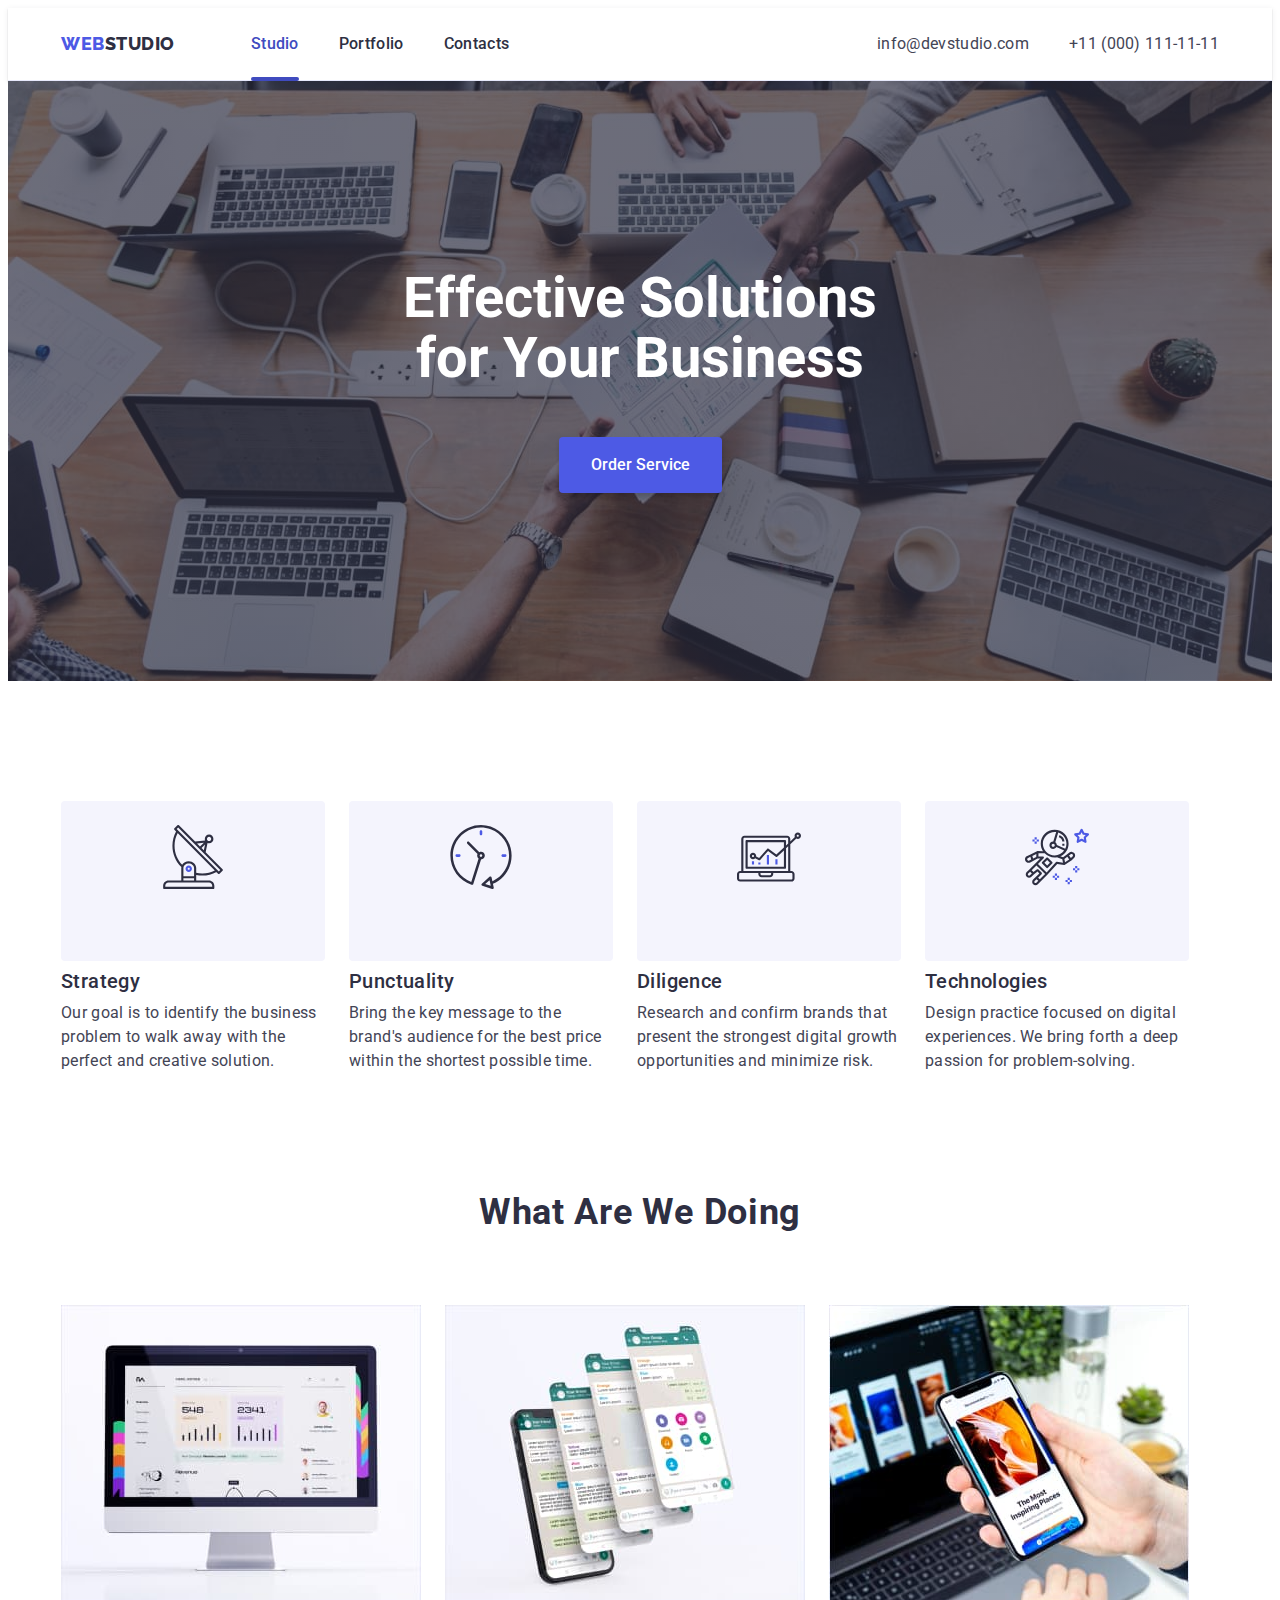
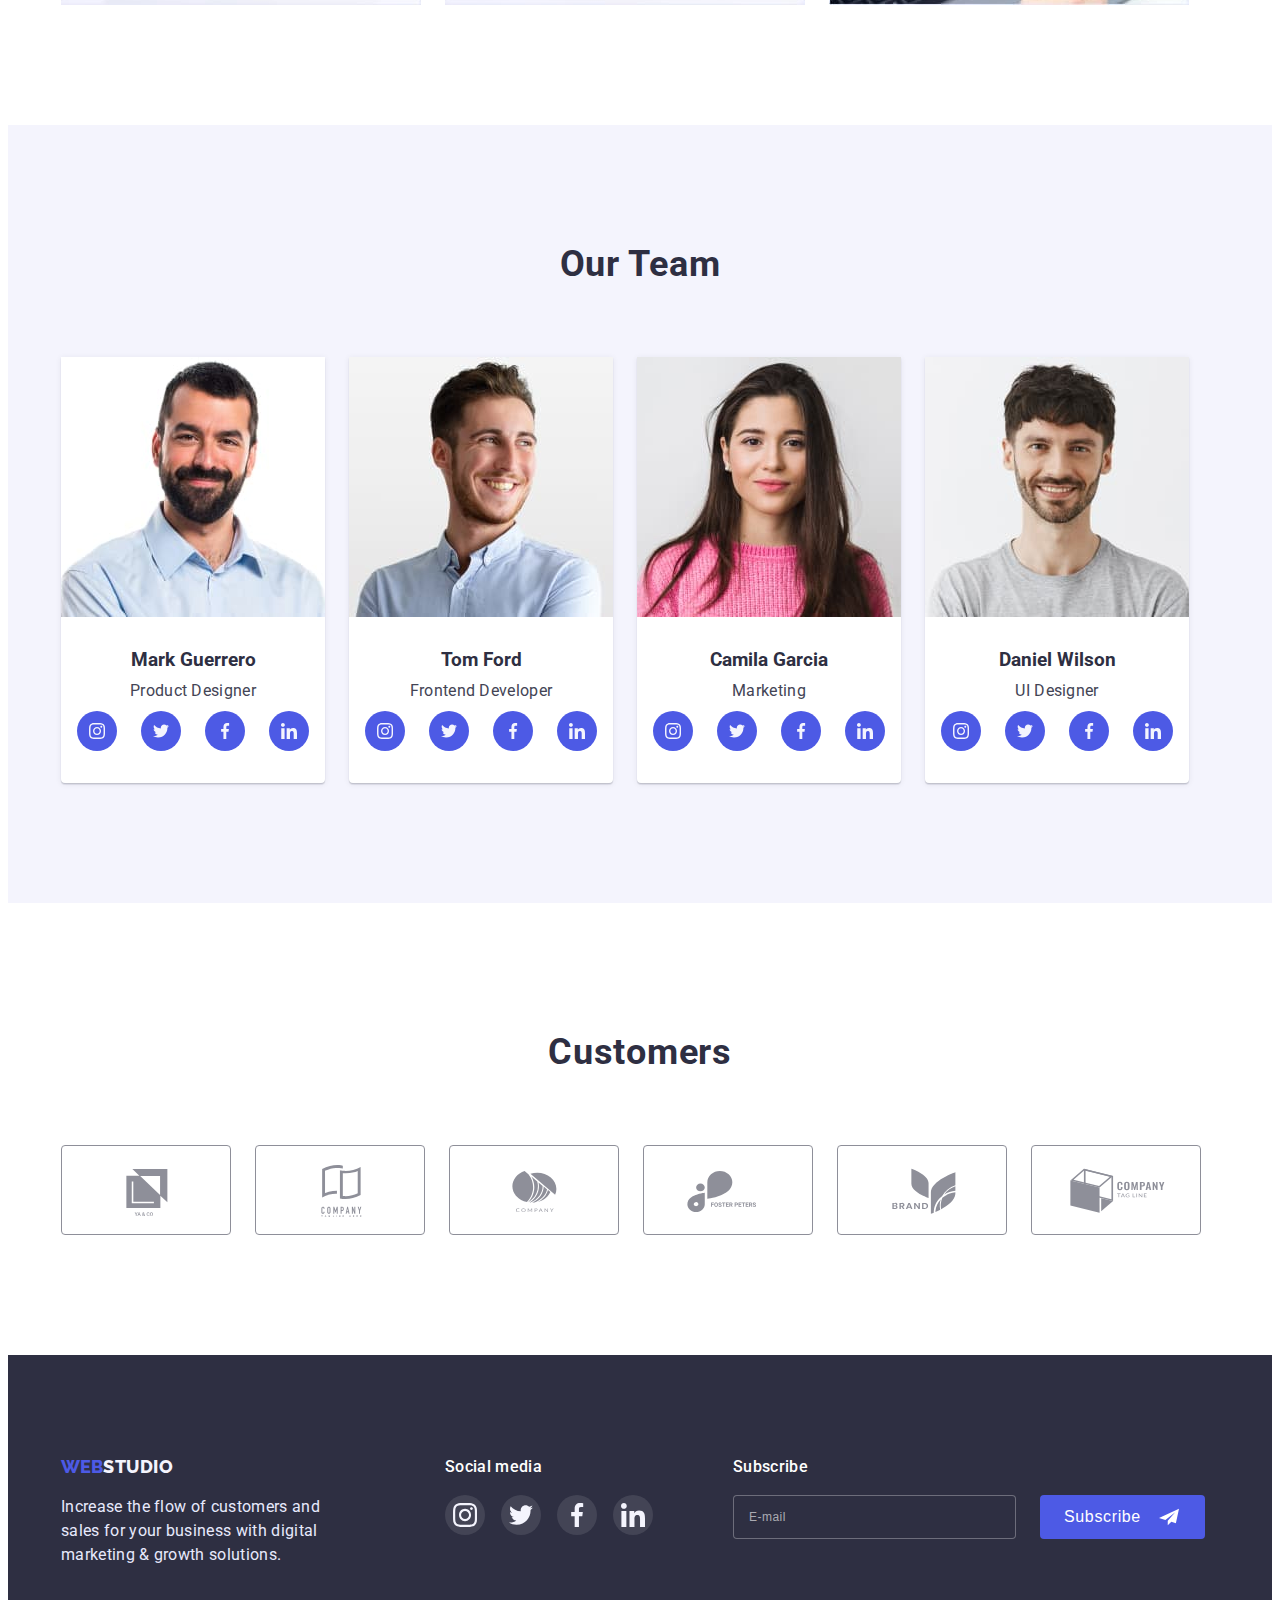
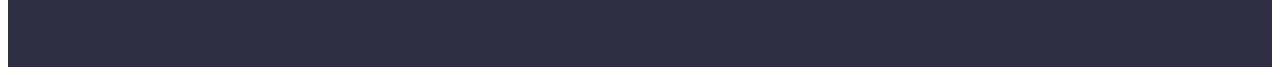
<file: index.html>
<!DOCTYPE html>
<html lang="en">
  <head>
    <meta charset="UTF-8" />
    <meta http-equiv="X-UA-Compatible" content="IE=edge" />
    <meta name="viewport" content="width=device-width, initial-scale=1.0" />
    <link rel="preconnect" href="https://fonts.googleapis.com" />
    <link rel="preconnect" href="https://fonts.gstatic.com" crossorigin />
    <link
      href="https://fonts.googleapis.com/css2?family=Raleway:wght@800&family=Roboto:wght@400;500;700;900&display=swap"
      rel="stylesheet" />
    <link
      rel="stylesheet"
      href="https://cdnjs.cloudflare.com/ajax/libs/modern-normalize/1.1.0/modern-normalize.min.css"
      integrity="sha512-wpPYUAdjBVSE4KJnH1VR1HeZfpl1ub8YT/NKx4PuQ5NmX2tKuGu6U/JRp5y+Y8XG2tV+wKQpNHVUX03MfMFn9Q=="
      crossorigin="anonymous"
      referrerpolicy="no-referrer" />
    <link rel="stylesheet" href="./css/styles.css" />
    <title>Студія</title>
  </head>
  <body>
    <header class="header-basic">
      <div class="header-section container">
        <!-- nav block -->
        <a href="./index.html" class="logo-web">Web<span class="logo-studio-color">Studio</span></a>
        <nav>
          <ul class="header-list">
            <li class="item">
              <a href="./index.html" class="header-link current">Studio</a>
            </li>
            <li class="item">
              <a href="./portfolio.html" class="header-link">Portfolio</a>
            </li>
            <li class="item">
              <a href="" class="header-link">Contacts</a>
            </li>
          </ul>
        </nav>
        <address class="header-contacts">
          <ul class="adress-list">
            <li class="item">
              <a href="mailto:info@devstudio.com" class="adress-link">info@devstudio.com</a>
            </li>
            <li class="item">
              <a href="tel:+110001111111" class="adress-link">+11 (000) 111-11-11</a>
            </li>
          </ul>
        </address>
      </div>
      <!-- Address block -->
    </header>
    <main>
      <!-- hero section -->
      <section class="hero-section">
        <div class="overlay">
          <h1 class="hero-title">Effective Solutions for Your Business</h1>
          <button type="button" class="order-button" data-modal-open>Order Service</button>
        </div>
      </section>

      <!-- main section -->
      <section class="advantage-section section">
        <div class="main container">
          <h2 class="visually-hidden">advantage</h2>
          <ul class="main-list">
            <li class="list-item">
              <div class="thumb">
                <svg height="64px" width="64px">
                  <use href="./images/icons.svg#icon-antenna"></use>
                </svg>
              </div>
              <h3 class="list-title">Strategy</h3>
              <p class="article-text">
                Our goal is to identify the business problem to walk away with the perfect and
                creative solution.
              </p>
            </li>
            <li class="list-item">
              <div class="thumb">
                <svg height="64px" width="64px">
                  <use href="./images/icons.svg#icon-clock"></use>
                </svg>
              </div>
              <h3 class="list-title">Punctuality</h3>
              <p class="article-text">
                Bring the key message to the brand's audience for the best price within the shortest
                possible time.
              </p>
            </li>
            <li class="list-item">
              <div class="thumb">
                <svg height="64px" width="64px">
                  <use href="./images/icons.svg#icon-diagram"></use>
                </svg>
              </div>
              <h3 class="list-title">Diligence</h3>
              <p class="article-text">
                Research and confirm brands that present the strongest digital growth opportunities
                and minimize risk.
              </p>
            </li>
            <li class="list-item">
              <div class="thumb">
                <svg height="64px" width="64px">
                  <use href="./images/icons.svg#icon-astronaut"></use>
                </svg>
              </div>
              <h3 class="list-title">Technologies</h3>
              <p class="article-text">
                Design practice focused on digital experiences. We bring forth a deep passion for
                problem-solving.
              </p>
            </li>
          </ul>
        </div>
      </section>
      <!-- </section> -->
      <!-- <section class="examples-section"> -->
      <section class="examples-section">
        <div class="examples container">
          <h2 class="examples-section-title">What are we doing</h2>
          <ul class="examples-list">
            <li class="item">
              <img src="./images/desktop.jpg" alt="desktop" width="360" class="examples-images" />
            </li>
            <li class="item">
              <img src="./images/mobile.jpg" alt="mobile" width="360" class="examples-images" />
            </li>
            <li class="item">
              <img src="./images/blended.jpg" alt="blended" width="360" class="examples-images" />
            </li>
          </ul>
        </div>
      </section>
      <!-- OUR TEAM SECTION -->
      <section class="section-our-team">
        <div class="container">
          <h2 class="team-title">Our Team</h2>
          <ul class="team-list">
            <li class="team-items">
              <img
                src="./images/mark-guerrero.jpg"
                alt="photo-Mark-Guerrero"
                width="264"
                class="team-image" />
              <h3 class="card-title">Mark Guerrero</h3>
              <p class="card-text">Product Designer</p>
              <ul class="social-list">
                <li class="social-item">
                  <a href="#" class="social-icon">
                    <svg class="icon-instagram" width="16px" height="16px">
                      <use href="./images/icons.svg#icon-instagram"></use>
                    </svg>
                  </a>
                </li>
                <li class="social-item">
                  <a href="" class="social-icon">
                    <svg class="icon-twitter" width="16px" height="16px">
                      <use href="./images/icons.svg#icon-twitter"></use>
                    </svg>
                  </a>
                </li>
                <li class="social-item">
                  <a href="" class="social-icon">
                    <svg class="icon-facebook" width="16px" height="16px">
                      <use href="./images/icons.svg#icon-facebook"></use>
                    </svg>
                  </a>
                </li>
                <li class="social-item">
                  <a href="" class="social-icon">
                    <svg class="icon-linkedin" width="16px" height="16px">
                      <use href="./images/icons.svg#icon-linkedin"></use>
                    </svg>
                  </a>
                </li>
              </ul>
            </li>
            <li class="team-items">
              <img
                src="./images/tom-ford.jpg"
                alt="photo-tom-ford"
                width="264"
                class="team-image" />
              <h3 class="card-title">Tom Ford</h3>
              <p class="card-text">Frontend Developer</p>
              <ul class="social-list">
                <li class="social-item">
                  <a href="#" class="social-icon">
                    <svg class="icon-instagram" width="16px" height="16px">
                      <use href="./images/icons.svg#icon-instagram"></use>
                    </svg>
                  </a>
                </li>
                <li class="social-item">
                  <a href="" class="social-icon">
                    <svg class="icon-twitter" width="16px" height="16px">
                      <use href="./images/icons.svg#icon-twitter"></use>
                    </svg>
                  </a>
                </li>
                <li class="social-item">
                  <a href="" class="social-icon">
                    <svg class="icon-facebook" width="16px" height="16px">
                      <use href="./images/icons.svg#icon-facebook"></use>
                    </svg>
                  </a>
                </li>
                <li class="social-item">
                  <a href="" class="social-icon">
                    <svg class="icon-linkedin" width="16px" height="16px">
                      <use href="./images/icons.svg#icon-linkedin"></use>
                    </svg>
                  </a>
                </li>
              </ul>
            </li>
            <li class="team-items">
              <img
                src="./images/camila-garcia.jpg"
                alt="photo-Camila Garcia"
                width="264"
                class="team-image" />
              <h3 class="card-title">Camila Garcia</h3>
              <p class="card-text">Marketing</p>
              <ul class="social-list">
                <li class="social-item">
                  <a href="#" class="social-icon">
                    <svg class="icon-instagram" width="16px" height="16px">
                      <use href="./images/icons.svg#icon-instagram"></use>
                    </svg>
                  </a>
                </li>
                <li class="social-item">
                  <a href="" class="social-icon">
                    <svg class="icon-twitter" width="16px" height="16px">
                      <use href="./images/icons.svg#icon-twitter"></use>
                    </svg>
                  </a>
                </li>
                <li class="social-item">
                  <a href="" class="social-icon">
                    <svg class="icon-facebook" width="16px" height="16px">
                      <use href="./images/icons.svg#icon-facebook"></use>
                    </svg>
                  </a>
                </li>
                <li class="social-item">
                  <a href="" class="social-icon">
                    <svg class="icon-linkedin" width="16px" height="16px">
                      <use href="./images/icons.svg#icon-linkedin"></use>
                    </svg>
                  </a>
                </li>
              </ul>
            </li>
            <li class="team-items">
              <img
                src="./images/daniel-wilson.jpg"
                alt="photo-Daniel Wilson"
                width="264"
                class="team-image" />
              <h3 class="card-title">Daniel Wilson</h3>
              <p class="card-text">UI Designer</p>
              <ul class="social-list">
                <li class="social-item">
                  <a href="#" class="social-icon">
                    <svg class="icon-instagram" width="16px" height="16px">
                      <use href="./images/icons.svg#icon-instagram"></use>
                    </svg>
                  </a>
                </li>
                <li class="social-item">
                  <a href="" class="social-icon">
                    <svg class="icon-twitter" width="16px" height="16px">
                      <use href="./images/icons.svg#icon-twitter"></use>
                    </svg>
                  </a>
                </li>
                <li class="social-item">
                  <a href="" class="social-icon">
                    <svg class="icon-facebook" width="16px" height="16px">
                      <use href="./images/icons.svg#icon-facebook"></use>
                    </svg>
                  </a>
                </li>
                <li class="social-item">
                  <a href="" class="social-icon">
                    <svg class="icon-linkedin" width="16px" height="16px">
                      <use href="./images/icons.svg#icon-linkedin"></use>
                    </svg>
                  </a>
                </li>
              </ul>
            </li>
          </ul>
        </div>
      </section>
      <!-- Customers section -->
      <section class="customers-section">
        <div class="container">
          <h2 class="customers-tittle">Customers</h2>
          <ul class="customers-list">
            <li class="customers-item">
              <a href="#" class="customers-link">
                <svg class="customer-icon" width="104px" height="56px">
                  <use href="./images/icons.svg#icon-ya-co"></use>
                </svg>
              </a>
            </li>
            <li class="customers-item">
              <a href="#" class="customers-link">
                <svg class="customer-icon" width="104px" height="56px">
                  <use href="./images/icons.svg#icon-company-th"></use>
                </svg>
              </a>
            </li>
            <li class="customers-item">
              <a href="" class="customers-link">
                <svg class="customer-icon" width="104px" height="56px">
                  <use href="./images/icons.svg#icon-company"></use>
                </svg>
              </a>
            </li>
            <li class="customers-item">
              <a href="" class="customers-link">
                <svg class="customer-icon" width="104px" height="56px">
                  <use href="./images/icons.svg#icon-foster-peters"></use>
                </svg>
              </a>
            </li>
            <li class="customers-item">
              <a href="" class="customers-link">
                <svg class="customer-icon" width="104px" height="56px">
                  <use href="./images/icons.svg#icon-brand"></use>
                </svg>
              </a>
            </li>
            <li class="customers-item">
              <a href="" class="customers-link">
                <svg class="customer-icon" width="104px" height="56px">
                  <use href="./images/icons.svg#icon-company-tag-line"></use>
                </svg>
              </a>
            </li>
          </ul>
        </div>
      </section>
    </main>
    <footer>
      <section class="footer-section">
        <div class="footer-container container">
          <div class="footer-customer-sales">
            <a href="./index.html" class="footer-logo"
              >Web<span class="footer-logo-studio-color">Studio</span></a
            >
            <p class="footer-text">
              Increase the flow of customers and sales for your business with digital marketing &
              growth solutions.
            </p>
          </div>
          <div class="footer-social-media">
            <h3 class="footer-social-tittle">Social media</h3>
            <ul class="footer-social-list">
              <li class="footer-social-item">
                <a href="#" class="footer-social-icon">
                  <svg class="icon-instagram" width="24px" height="24px">
                    <use href="./images/icons.svg#icon-instagram"></use>
                  </svg>
                </a>
              </li>
              <li class="footer-social-item">
                <a href="" class="footer-social-icon">
                  <svg class="icon-twitter" width="24px" height="24px">
                    <use href="./images/icons.svg#icon-twitter"></use>
                  </svg>
                </a>
              </li>
              <li class="footer-social-item">
                <a href="" class="footer-social-icon">
                  <svg class="icon-facebook" width="24px" height="24px">
                    <use href="./images/icons.svg#icon-facebook"></use>
                  </svg>
                </a>
              </li>
              <li class="footer-social-item">
                <a href="" class="footer-social-icon">
                  <svg class="icon-linkedin" width="24px" height="24px">
                    <use href="./images/icons.svg#icon-linkedin"></use>
                  </svg>
                </a>
              </li>
            </ul>
          </div>

          <div class="footer-form">
            <p class="footer-form-title">Subscribe</p>
            <form class="footer-form-subscribe" name="form-subscribe" autocomplete="on" novalidate>
              <input
                class="subscribe-input"
                type="email"
                name="subscribe-email"
                placeholder="E-mail" />

              <button class="subscribe-button" type="submit">
                Subscribe
                <svg class="subscribe-icon" width="24px" height="20px">
                  <use href="./images/icons.svg#icon-send"></use>
                </svg>
              </button>
            </form>
          </div>
        </div>
      </section>
    </footer>
    <div class="backdrop is-hidden" data-modal>
      <div class="modal">
        <button type="button" class="modal-close" data-modal-close>
          <svg class="icon-close" width="8px" height="8px">
            <use href="./images/icons.svg#icon-close"></use>
          </svg>
        </button>

        <p class="form-title">Leave your contacts and we will call you back</p>
        <form>
          <label class="label-name" for="user-name">Name</label>
          <div class="modal-form">
            <input class="modal-input" type="text" name="name" id="user-name" />
            <svg class="icon-input" width="18px" height="24px">
              <use href="./images/icons.svg#icon-person"></use>
            </svg>
          </div>
          <label class="label-name" for="user-phone">Phone</label>
          <div class="modal-form">
            <input class="modal-input" type="tel" name="phone" id="user-phone" />
            <svg class="icon-input" width="18px" height="24px">
              <use href="./images/icons.svg#icon-phone"></use>
            </svg>
          </div>
          <label class="label-name" for="user-email">Email</label>
          <div class="modal-form">
            <input class="modal-input" type="text" name="Email" id="user-email" />
            <svg class="icon-input" width="18px" height="24px">
              <use href="./images/icons.svg#icon-email"></use>
            </svg>
          </div>
          <label class="label-name" for="comment-place"> Comment</label>
          <textarea
            class="comment-form"
            name="Comment"
            id="comment-place"
            placeholder="Text input"></textarea>
          <div class="checkbox-form">
            <input
              class="checkbox-input"
              type="checkbox"
              id="privacy-policy"
              name="privacy-policy"
              required />
            <span class="checkbox-icon"> </span>
            <label class="checkbox-label" for="privacy-policy">
              I accept the terms and conditions of the
              <a href="" class="checkbox-link">Privacy Policy</a>
            </label>
          </div>

          <button class="modal-button" type="submit">Send</button>
        </form>
      </div>
    </div>
    <script src="./js/modal.js"></script>
  </body>
</html>
</file>
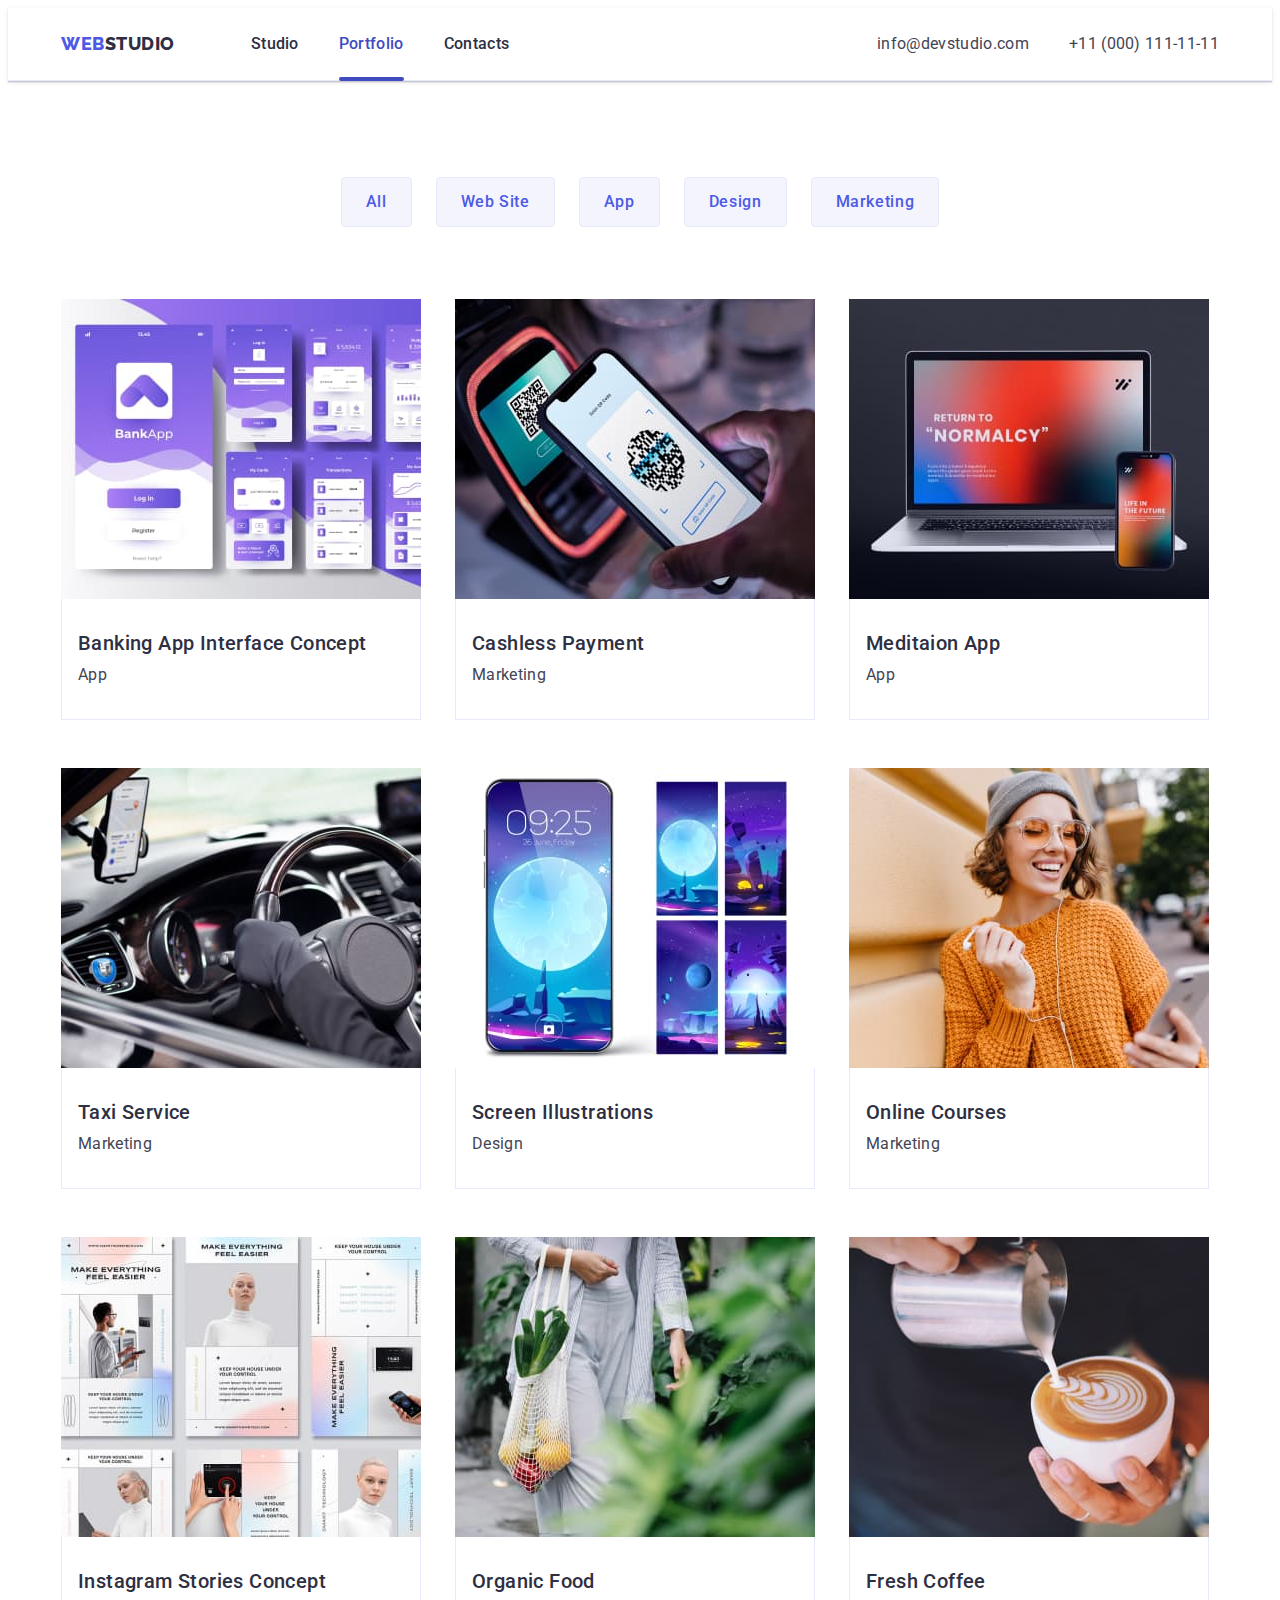
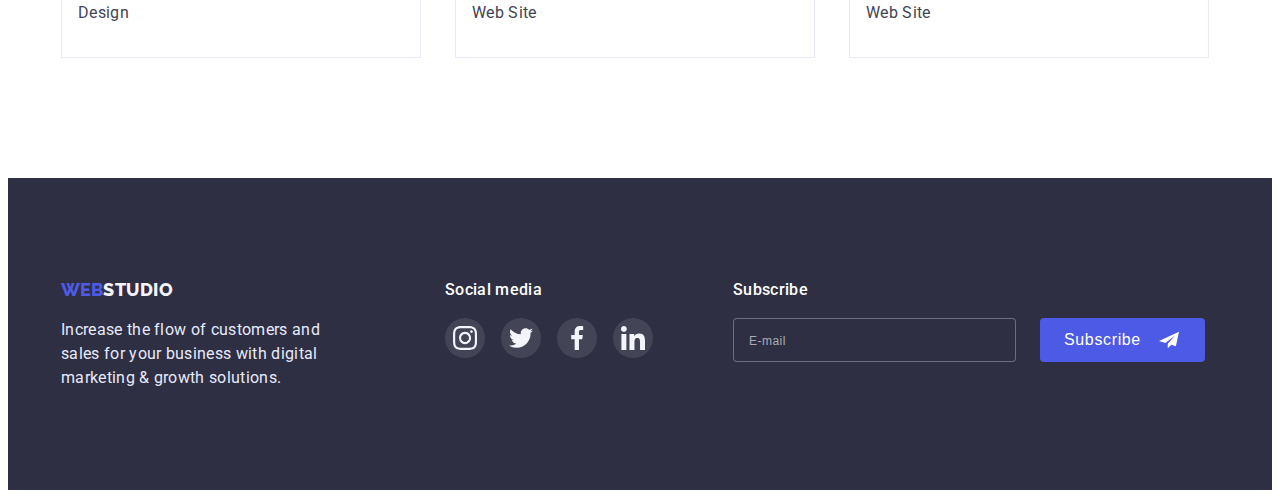
<file: portfolio.html>
<!DOCTYPE html>
<html lang="en">
  <head>
    <meta charset="UTF-8" />
    <meta http-equiv="X-UA-Compatible" content="IE=edge" />
    <meta name="viewport" content="width=device-width, initial-scale=1.0" />

    <link rel="preconnect" href="https://fonts.googleapis.com" />
    <link rel="preconnect" href="https://fonts.gstatic.com" crossorigin />
    <link
      href="https://fonts.googleapis.com/css2?family=Raleway:wght@800&family=Roboto:wght@400;500;700;900&display=swap"
      rel="stylesheet" />
    <link
      rel="stylesheet"
      href="https://cdnjs.cloudflare.com/ajax/libs/modern-normalize/1.1.0/modern-normalize.min.css"
      integrity="sha512-wpPYUAdjBVSE4KJnH1VR1HeZfpl1ub8YT/NKx4PuQ5NmX2tKuGu6U/JRp5y+Y8XG2tV+wKQpNHVUX03MfMFn9Q=="
      crossorigin="anonymous"
      referrerpolicy="no-referrer" />
    <link rel="stylesheet" href="./css/styles.css" />
    <title>Portfolio</title>
  </head>
  <body>
    <header class="header-basic">
      <div class="header-section container">
        <!-- nav block -->
        <a href="./index.html" class="logo-web">Web<span class="logo-studio-color">Studio</span></a>
        <nav>
          <ul class="header-list">
            <li class="item">
              <a href="./index.html" class="header-link">Studio</a>
            </li>
            <li class="item">
              <a href="./portfolio.html" class="header-link current">Portfolio</a>
            </li>
            <li class="item"><a href="" class="header-link">Contacts</a></li>
          </ul>
        </nav>
        <address class="header-contacts">
          <ul class="adress-list">
            <li class="item">
              <a href="mailto:info@devstudio.com" class="adress-link">info@devstudio.com</a>
            </li>
            <li class="item">
              <a href="tel:+110001111111" class="adress-link">+11 (000) 111-11-11</a>
            </li>
          </ul>
        </address>
      </div>
      <!-- Address block -->
    </header>
    <main>
      <section class="portfolio-section">
        <div class="main container">
          <h1 class="visually-hidden">portfolio-main-page</h1>
          <ul class="portfolio-filtr">
            <li class="portfolio-item">
              <button type="button" class="portfolio-button">All</button>
            </li>
            <li class="portfolio-item">
              <button type="button" class="portfolio-button">Web Site</button>
            </li>
            <li class="portfolio-item">
              <button type="button" class="portfolio-button">App</button>
            </li>
            <li class="portfolio-item">
              <button type="button" class="portfolio-button">Design</button>
            </li>
            <li class="portfolio-item">
              <button type="button" class="portfolio-button">Marketing</button>
            </li>
          </ul>
          <!-- portfolio images -->
          <ul class="portfolio-images-list">
            <li class="images-item">
              <a href="" class="portfolio-link">
                <div class="image-overlay">
                  <img
                    src="./images/banking-app.jpg"
                    alt="BankApp"
                    width="360"
                    class="portfolio-images" />
                  <div class="image-description">
                    <p class="image-overlay-description">
                      14 Stylish and User-Friendly App Design Concepts · Task Manager App · Calorie
                      Tracker App · Exotic Fruit Ecommerce App · Cloud Storage App
                    </p>
                  </div>
                </div>

                <div class="border-card">
                  <h2 class="images-tittle">Banking App Interface Concept</h2>
                  <p class="article-text">App</p>
                </div></a
              >
            </li>
            <li class="images-item">
              <a href="" class="portfolio-link">
                <div class="image-overlay">
                  <img
                    src="./images/cashless-payment.jpg"
                    alt="PaymentApp"
                    width="360"
                    class="portfolio-images" />
                  <div class="image-description">
                    <p class="image-overlay-description">
                      14 Stylish and User-Friendly App Design Concepts · Task Manager App · Calorie
                      Tracker App · Exotic Fruit Ecommerce App · Cloud Storage App
                    </p>
                  </div>
                </div>
                <div class="border-card">
                  <h2 class="images-tittle">Cashless Payment</h2>
                  <p class="article-text">Marketing</p>
                </div>
              </a>
            </li>
            <li class="images-item">
              <a href="" class="portfolio-link">
                <div class="image-overlay">
                  <img
                    src="./images/Meditaion-app.jpg"
                    alt="mobile-and-laptop-app"
                    width="360"
                    class="portfolio-images" />
                  <div class="image-description">
                    <p class="image-overlay-description">
                      14 Stylish and User-Friendly App Design Concepts · Task Manager App · Calorie
                      Tracker App · Exotic Fruit Ecommerce App · Cloud Storage App
                    </p>
                  </div>
                </div>
                <div class="border-card">
                  <h2 class="images-tittle">Meditaion App</h2>
                  <p class="article-text">App</p>
                </div>
              </a>
            </li>
            <li class="images-item">
              <a href="" class="portfolio-link">
                <div class="image-overlay">
                  <img
                    src="./images/taxi-service.jpg"
                    alt="taxi-driver"
                    width="360"
                    class="portfolio-images" />
                  <div class="image-description">
                    <p class="image-overlay-description">
                      14 Stylish and User-Friendly App Design Concepts · Task Manager App · Calorie
                      Tracker App · Exotic Fruit Ecommerce App · Cloud Storage App
                    </p>
                  </div>
                </div>
                <div class="border-card">
                  <h2 class="images-tittle">Taxi Service</h2>
                  <p class="article-text">Marketing</p>
                </div></a
              >
            </li>
            <li class="images-item">
              <a href="" class="portfolio-link"
                ><div class="image-overlay">
                  <img
                    src="./images/screen-illustrations.jpg"
                    alt="Illustrations"
                    width="360"
                    class="portfolio-images" />
                  <div class="image-description">
                    <p class="image-overlay-description">
                      14 Stylish and User-Friendly App Design Concepts · Task Manager App · Calorie
                      Tracker App · Exotic Fruit Ecommerce App · Cloud Storage App
                    </p>
                  </div>
                </div>
                <div class="border-card">
                  <h2 class="images-tittle">Screen Illustrations</h2>
                  <p class="article-text">Design</p>
                </div></a
              >
            </li>
            <li class="images-item">
              <a href="" class="portfolio-link">
                <div class="image-overlay">
                  <img
                    src="./images/online-courses.jpg"
                    alt="happy woman"
                    width="360"
                    class="portfolio-images" />
                  <div class="image-description">
                    <p class="image-overlay-description">
                      14 Stylish and User-Friendly App Design Concepts · Task Manager App · Calorie
                      Tracker App · Exotic Fruit Ecommerce App · Cloud Storage App
                    </p>
                  </div>
                </div>

                <div class="border-card">
                  <h2 class="images-tittle">Online Courses</h2>
                  <p class="article-text">Marketing</p>
                </div>
              </a>
            </li>
            <li class="images-item">
              <a href="" class="portfolio-link">
                <div class="image-overlay">
                  <img
                    src="./images/instagram-stories.jpg"
                    alt="stories-concept"
                    width="360"
                    class="portfolio-images" />
                  <div class="image-description">
                    <p class="image-overlay-description">
                      14 Stylish and User-Friendly App Design Concepts · Task Manager App · Calorie
                      Tracker App · Exotic Fruit Ecommerce App · Cloud Storage App
                    </p>
                  </div>
                </div>

                <div class="border-card">
                  <h2 class="images-tittle">Instagram Stories Concept</h2>
                  <p class="article-text">Design</p>
                </div>
              </a>
            </li>
            <li class="images-item">
              <a href="" class="portfolio-link">
                <div class="image-overlay">
                  <img
                    src="./images/organic-food.jpg"
                    alt="fresh-food"
                    width="360"
                    class="portfolio-images" />
                  <div class="image-description">
                    <p class="image-overlay-description">
                      14 Stylish and User-Friendly App Design Concepts · Task Manager App · Calorie
                      Tracker App · Exotic Fruit Ecommerce App · Cloud Storage App
                    </p>
                  </div>
                </div>

                <div class="border-card">
                  <h2 class="images-tittle">Organic Food</h2>
                  <p class="article-text">Web Site</p>
                </div>
              </a>
            </li>
            <li class="images-item">
              <a href="" class="portfolio-link">
                <div class="image-overlay">
                  <img
                    src="./images/fresh-coffee.jpg"
                    alt="fresh-coffee"
                    width="360"
                    class="portfolio-images" />
                  <div class="image-description">
                    <p class="image-overlay-description">
                      14 Stylish and User-Friendly App Design Concepts · Task Manager App · Calorie
                      Tracker App · Exotic Fruit Ecommerce App · Cloud Storage App
                    </p>
                  </div>
                </div>

                <div class="border-card">
                  <h2 class="images-tittle">Fresh Coffee</h2>
                  <p class="article-text">Web Site</p>
                </div>
              </a>
            </li>
          </ul>
        </div>
      </section>
    </main>
    <footer>
      <section class="footer-section">
        <div class="footer-container container">
          <div class="footer-customer-sales">
            <a href="./index.html" class="footer-logo"
              >Web<span class="footer-logo-studio-color">Studio</span></a
            >
            <p class="footer-text">
              Increase the flow of customers and sales for your business with digital marketing &
              growth solutions.
            </p>
          </div>
          <div class="footer-social-media">
            <h3 class="footer-social-tittle">Social media</h3>
            <ul class="footer-social-list">
              <li class="footer-social-item">
                <a href="#" class="footer-social-icon">
                  <svg class="icon-instagram" width="24px" height="24px">
                    <use href="./images/icons.svg#icon-instagram"></use>
                  </svg>
                </a>
              </li>
              <li class="footer-social-item">
                <a href="" class="footer-social-icon">
                  <svg class="icon-twitter" width="24px" height="24px">
                    <use href="./images/icons.svg#icon-twitter"></use>
                  </svg>
                </a>
              </li>
              <li class="footer-social-item">
                <a href="" class="footer-social-icon">
                  <svg class="icon-facebook" width="24px" height="24px">
                    <use href="./images/icons.svg#icon-facebook"></use>
                  </svg>
                </a>
              </li>
              <li class="footer-social-item">
                <a href="" class="footer-social-icon">
                  <svg class="icon-linkedin" width="24px" height="24px">
                    <use href="./images/icons.svg#icon-linkedin"></use>
                  </svg>
                </a>
              </li>
            </ul>
          </div>

          <div class="footer-form">
            <p class="footer-form-title">Subscribe</p>
            <form class="footer-form-subscribe" name="form-subscribe" autocomplete="on" novalidate>
              <input
                class="subscribe-input"
                type="email"
                name="subscribe-email"
                placeholder="E-mail" />

              <button class="subscribe-button" type="submit">
                Subscribe
                <svg class="subscribe-icon" width="24px" height="20px">
                  <use href="./images/icons.svg#icon-send"></use>
                </svg>
              </button>
            </form>
          </div>
        </div>
      </section>
    </footer>
  </body>
</html>
</file>
<file: css/styles.css>
:root {
  --body-bg-color: #ffffff;
  --main-text-color: #2e2f42;
  --text-color: #434455;
  --brand-color: #4d5ae5;
  --hover-color: #404bbf;
  --second-hover-color: #31d0aa;
  --border-color: #e7e9fc;
  --white-text-color: #e7e9fc;
  --second-background-color: #2e2f42;
  --our-team-bg-color: #f4f4fd;
  --brand-color-white: #f4f4fd;
  --svg-fill-color: #8e8f99;
  --modal-bg-color: #fcfcfc;
  --icon-close-normal-color: #000000;
  --icon-close-active-color: #ffffff;
  --checkbox-text: #757575;
}
body {
  background-color: var(--body-bg-color);
  color: var(--main-text-color);
  font-family: "Roboto", sans-serif;
  /* width:1440px;
 margin-left: auto;
 margin-right: auto; */
}

.container {
  width: 1158px;
  margin: 0 auto;
  padding-left: 15px;
  padding-right: 15px;
}
.section {
  padding: 120px 0;
}
/* header */

.logo-studio-color {
  color: var(--main-text-color);
}
.logo-web {
  font-family: "Raleway", sans-serif;
  font-weight: 800;
  font-size: 18px;
  line-height: 1.33;
  color: var(--brand-color);
  letter-spacing: 0.03em;
  text-decoration: none;
  text-transform: uppercase;
  margin-right: 76px;
}
.header-basic {
  box-shadow: 0px 2px 1px rgba(46, 47, 66, 0.08), 0px 1px 1px rgba(46, 47, 66, 0.16),
    0px 1px 6px rgba(46, 47, 66, 0.08);
  border-bottom: 1px solid var(--border-color);
}

.header-section {
  display: flex;
  align-items: center;
}

.header-link {
  position: relative;
  display: block;
  font-weight: 500;
  font-size: 16px;
  line-height: 1.5;
  letter-spacing: 0.02em;
  color: var(--main-text-color);
  text-decoration: none;
  padding: 24px 0;
  transition-property: color;
  transition-duration: 250ms;
  transition-timing-function: cubic-bezier(0.4, 0, 0.2, 1);
}
.header-link.current::after {
  position: absolute;
  content: "";
  display: block;
  bottom: -1px;
  border-radius: 2px;
  height: 4px;
  width: 100%;
  background-color: var(--hover-color);
}
.header-link.current {
  color: var(--hover-color);
}

.header-list {
  display: flex;
  list-style-type: none;
  padding: 0;
  margin: 0;
}

.header-list .item:not(:last-child) {
  margin-right: 40px;
}
.header-contacts {
  margin-left: auto;
}
.adress-list .item:not(:last-child) {
  margin-right: 40px;
}
.main-nav {
  display: flex;
  align-items: center;
}
.header-link:hover,
.header-link:focus {
  color: var(--hover-color);
}

.adress-link {
  display: block;
  font-style: normal;
  text-decoration: none;
  font-weight: 400;
  font-size: 16px;
  line-height: 1.5;
  color: var(--text-color);
  letter-spacing: 0.02em;
  padding: 24px 0;
  transition-property: color;
  transition-duration: 250ms;
  transition-timing-function: cubic-bezier(0.4, 0, 0.2, 1);
}
.adress-list {
  display: flex;
  list-style-type: none;
  margin: 0;
  padding: 0;
}

.adress-link:hover,
:focus {
  color: var(--hover-color);
}

/* Portfolio page */
.portfolio-section {
  padding-top: 96px;
  padding-bottom: 120px;
}
.portfolio-filtr {
  display: flex;
  justify-content: center;
  list-style: none;
  padding: 0;
  margin: 0;
}
.portfolio-button {
  transition-property: color, background-color, border-color, box-shadow;
  transition-duration: 250ms;
  transition-timing-function: cubic-bezier(0.4, 0, 0.2, 1);

  font-family: inherit;
  font-weight: 500;
  font-size: 16px;
  line-height: 1.5;
  color: var(--brand-color);
  border: 1px solid var(--border-color);
  border-radius: 4px;
  letter-spacing: 0.04em;
  padding: 12px 24px;
  background-color: var(--our-team-bg-color);
}
.portfolio-item:not(:last-child) {
  margin-right: 24px;
}

.portfolio-button:hover,
.portfolio-button:focus {
  background-color: var(--hover-color);
  color: var(--body-bg-color);
  cursor: pointer;
  border-color: transparent;
  box-shadow: 0px 3px 1px rgba(0, 0, 0, 0.1), 0px 2px 1px rgba(0, 0, 0, 0.08),
    0px 2px 2px rgba(0, 0, 0, 0.12);
}

.portfolio-images-list {
  display: flex;
  flex-wrap: wrap;
  list-style: none;
  gap: 48px 24px;
  padding: 0;
  margin-top: 72px;
  margin-bottom: 0;
}

.portfolio-link {
  position: relative;
  display: block;
  transition-property: box-shadow;
  transition-duration: 250ms;
  transition-timing-function: cubic-bezier(0.4, 0, 0.2, 1);
  background: var(--body-bg-color);
  width: 360px;
  letter-spacing: 0.02em;
  text-decoration: none;
}
.portfolio-images {
  display: block;
}
.portfolio-link:hover .image-description {
  transform: translateY(0);
}
.portfolio-link:focus .image-description {
  transform: translateY(0);
}
.image-overlay {
  position: relative;
  overflow: hidden;
}
.image-description {
  position: absolute;
  width: 100%;
  top: 0;
  height: 100%;
  width: 100%;
  background-color: var(--brand-color);
  transform: translateY(100%);
  transition: transform, 250ms;
  transition-timing-function: cubic-bezier(0.4, 0, 0.2, 1);
  /* padding:40px 32px 0 32px ; */
}
.image-overlay-description {
  /* position: absolute;
    top:40px;
    left:32px;
     */
  font-style: normal;
  font-weight: 400;
  font-size: 16px;
  line-height: 1.5;
  letter-spacing: 0.02em;
  color: var(--brand-color-white);
  margin-top: 40px;
  margin-left: 32px;
  margin-right: 32px;
}

.images-tittle {
  font-weight: 500;
  font-size: 20px;
  line-height: 1.2;
  letter-spacing: 0.02em;
  color: var(--main-text-color);
  margin: 0;
}
.images-item {
  flex-basis: calc((100% - 48px) / 3);
}

.portfolio-link:hover,
.portfolio-link:focus {
  box-shadow: 0px 1px 6px rgba(46, 47, 66, 0.08), 0px 1px 1px rgba(46, 47, 66, 0.16),
    0px 2px 1px rgba(46, 47, 66, 0.08);
}

.border-card {
  border-right: 1px solid var(--border-color);
  border-bottom: 1px solid var(--border-color);
  border-left: 1px solid var(--border-color);
  padding: 32px 16px;
}

/* Footer */
.footer-section {
  background-color: var(--second-background-color);
  padding-top: 100px;
  padding-bottom: 100px;
}
.footer-text {
  width: 264px;
  font-size: 16px;
  line-height: 1.5;
  letter-spacing: 0.02em;
  color: var(--white-text-color);
  margin-top: 16px;
  margin-bottom: 0;
  margin-right: auto;
}
.footer-logo {
  font-family: "Raleway", sans-serif;
  font-weight: 800;
  font-size: 18px;
  line-height: 1.33;
  color: var(--brand-color);
  text-decoration: none;
  text-transform: uppercase;
}
.footer-logo-studio-color {
  font-family: "Raleway", sans-serif;
  font-weight: 800;
  font-size: 18px;
  line-height: 1.16;
  letter-spacing: 0.03em;
  text-transform: uppercase;
  color: var(--brand-color-white);
}

.footer-social-media {
  margin-left: 120px;
}
.footer-social-tittle {
  font-style: normal;
  font-weight: 500;
  font-size: 16px;
  line-height: 1.5;
  letter-spacing: 0.02em;
  color: var(--body-bg-color);
  margin: 0;
}

.footer-container {
  display: flex;
}
.footer-social-list {
  display: flex;
  padding: 0;
  margin-top: 16px;
  margin-bottom: 0;
  list-style: none;
}
.footer-social-item {
  fill: #f4f4fd;
}
.footer-social-item:not(:last-child) {
  margin-right: 16px;
}
.footer-social-icon {
  transition-property: background-color;
  transition-duration: 250ms;
  transition-timing-function: cubic-bezier(0.4, 0, 0.2, 1);
  display: flex;
  justify-content: center;
  align-items: center;
  width: 40px;
  height: 40px;
  border-radius: 50%;
  background-color: rgba(255, 255, 255, 0.1);
}

.footer-social-icon:hover {
  background-color: var(--second-hover-color);
}
.footer-social-icon:focus {
  background-color: var(--second-hover-color);
}
/* Footer-form */
.footer-form {
  margin-left: 80px;
}
.footer-form-subscribe {
  display: flex;
  gap: 24px;
  margin-top: 16px;
}

.footer-form-title {
  display: block;
  font-style: normal;
  font-weight: 500;
  font-size: 16px;
  line-height: 1.5;
  letter-spacing: 0.02em;
  color: var(--body-bg-color);
  margin: 0;
}
.subscribe-input {
  width: 264px;
  height: 40px;
  border: 1px solid rgba(255, 255, 255, 0.3);
  border-radius: 4px;
  background-color: var(--second-background-color);
  padding-left: 15px;
  color: var(--body-bg-color);
}
.subscribe-input::placeholder {
  font-style: normal;
  font-weight: 400;
  font-size: 12px;
  line-height: 2;
  letter-spacing: 0.04em;
  color: rgba(255, 255, 255, 0.6);
}
.subscribe-button {
  display: flex;
  align-items: center;
  font-weight: 500;
  font-size: 16px;
  line-height: 1.5;
  letter-spacing: 0.04em;
  color: var(--body-bg-color);
  padding: 8px 24px 8px 24px;
  border-radius: 4px;
  border-style: none;
  background-color: var(--brand-color);
}
.subscribe-button:hover,
.subscribe-button:focus {
  transition-property: background-color;
  transition-duration: 250ms;
  transition-timing-function: cubic-bezier(0.4, 0, 0.2, 1);
  background-color: var(--hover-color);
  cursor: pointer;
}
.subscribe-icon {
  margin-left: 16px;
  fill: var(--icon-close-active-color);
}
/* Hero Section */

.hero-section {
  background-color: var(--second-background-color);
  text-align: center;
  background-image: linear-gradient(to right, rgba(46, 47, 66, 0.7), rgba(46, 47, 66, 0.7)),
    url(../images/people-office.jpg);
  background-size: cover;
  background-repeat: no-repeat;
  background-position: center;
  max-width: 1440px;
  margin-left: auto;
  margin-right: auto;
  padding-top: 188px;
  padding-bottom: 188px;
}

.hero-title {
  font-weight: 700;
  font-size: 56px;
  line-height: 1.07;
  color: var(--body-bg-color);
  letter-spacing: 2%;
  width: 496px;
  margin: 0 auto;
}
.order-button {
  box-shadow: 0px 4px 4px rgba(0, 0, 0, 0.15);
  transition-property: background-color;
  transition-duration: 250ms;
  transition-timing-function: cubic-bezier(0.4, 0, 0.2, 1);
  background-color: var(--brand-color);
  font-weight: 500;
  font-size: 16px;
  line-height: 1.5;
  color: var(--body-bg-color);
  cursor: pointer;
  font-family: inherit;
  margin-top: 48px;
  padding: 16px 32px;
  border-style: none;
  border-radius: 4px;
}
.order-button:hover,
.order-button:focus {
  background: var(--hover-color);
}

/* Main Section */

.thumb {
  background-color: #f4f4fd;
  border-radius: 4px;
  height: 112px;
  text-align: center;
  padding-top: 24px;
  padding-bottom: 24px;
}

.main-list {
  list-style: none;
  display: flex;
  margin: 0;
  padding: 0;
}
.list-item {
  width: 264px;
}
.list-item:not(:last-child) {
  margin-right: 24px;
}

.list-title {
  font-weight: 500;
  font-size: 20px;
  line-height: 1.2;
  letter-spacing: 0.02em;
  color: var(--main-text-color);
  margin-top: 8px;
  margin-bottom: 0;
}
.article-text {
  font-size: 16px;
  line-height: 1.5;
  color: var(--text-color);
  letter-spacing: 0.02em;
  margin-top: 8px;
  margin-bottom: 0;
}

/* Examples*/
.examples-section {
  padding-top: 0;
  padding-bottom: 120px;
}
.examples-section-title {
  text-align: center;
  margin: 0;
  font-weight: 700;
  font-size: 36px;
  line-height: 1.11;
  text-transform: capitalize;
  letter-spacing: 0.02em;
}
.examples-list {
  display: flex;
  list-style: none;
  margin-top: 72px;
  margin-bottom: 0;
  padding: 0;
}
.examples-images {
  display: block;
  row-gap: 24px;
  max-width: 100%;
  height: auto;
}

.examples-list .item:not(:last-child) {
  margin-right: 24px;
}
.section-items {
  display: flex;
  list-style: none;
}
.section-items:not(:last-child) {
  margin-right: 24px;
}

.team-title {
  font-weight: 700;
  font-size: 36px;
  line-height: 1.11;
  text-transform: capitalize;
  letter-spacing: 0.02em;
  text-align: center;
  margin: 0;
}
.section-our-team {
  background-color: var(--our-team-bg-color);
  padding-top: 120px;
  padding-bottom: 120px;
}
.team-list {
  display: flex;
  list-style: none;
  margin-top: 72px;
  padding: 0;
  margin-bottom: 0;
}

.team-items {
  background-color: var(--body-bg-color);
  box-shadow: 0px 1px 6px rgba(46, 47, 66, 0.08), 0px 1px 1px rgba(46, 47, 66, 0.16),
    0px 2px 1px rgba(46, 47, 66, 0.08);
  border-radius: 0px 0px 4px 4px;
  text-align: center;
  padding-bottom: 32px;
}
.team-items:not(:last-child) {
  margin-right: 24px;
}
.team-image {
  display: block;
  max-width: 100%;
  height: auto;
}
.social-list {
  display: flex;
  list-style: none;
  justify-content: center;
  margin-top: 8px;
  margin-left: auto;
  margin-right: auto;
  padding: 0;
}
.social-icon {
  transition-property: background-color;
  transition-duration: 250ms;
  transition-timing-function: cubic-bezier(0.4, 0, 0.2, 1);
  display: flex;
  align-items: center;
  justify-content: center;
  width: 40px;
  height: 40px;
  border-radius: 50%;
  background-color: var(--brand-color);
  fill: #f4f4fd;
}
.social-icon:hover {
  background-color: var(--hover-color);
}
.social-icon:focus {
  background-color: var(--hover-color);
}
.social-item:not(:last-child) {
  margin-right: 24px;
}
.icon-instagram {
  fill: #f4f4fd;
}
.icon-twitter {
  fill: #f4f4fd;
}
.icon-facebook {
  fill: #f4f4fd;
}
.icon-linkedin {
  fill: #f4f4fd;
}
.card-title {
  margin-top: 32px;
  margin-bottom: 0;
}
.card-text {
  font-family: "Roboto";
  font-weight: 400;
  font-size: 16px;
  line-height: 1.5;
  letter-spacing: 0.02em;
  margin-top: 8px;
  margin-bottom: 0;
  color: var(--text-color);
}
.visually-hidden {
  position: absolute;
  white-space: nowrap;
  width: 1px;
  height: 1px;
  overflow: hidden;
  border: 0;
  padding: 0;
  clip: rect(0 0 0 0);
  clip-path: inset(50%);
  margin: -1px;
}
/* CUSTOMERS SECTION */
.customers-section {
  padding-top: 130px;
  padding-bottom: 120px;
}
.customers-tittle {
  font-family: "Roboto";
  font-style: normal;
  font-weight: 700;
  font-size: 36px;
  line-height: 1.11;
  letter-spacing: 0.02em;
  color: var(--main-text-color);
  text-align: center;
  margin: 0;
}
.customers-list {
  display: flex;
  list-style: none;
  margin-top: 72px;
  margin-bottom: 0;
  padding: 0;
}
.customers-link {
  transition-property: border-color, fill;
  transition-duration: 250ms;
  transition-timing-function: cubic-bezier(0.4, 0, 0.2, 1);
  display: flex;
  justify-content: center;
  align-items: center;
  border: 1px solid #8e8f99;
  border-radius: 4px;
  height: 88px;
  width: 168px;
  fill: var(--svg-fill-color);
}

.customers-link:hover,
.customers-link:focus {
  border-color: var(--hover-color);
  fill: var(--hover-color);
}

.customers-item:not(:last-child) {
  margin-right: 24px;
}

.social-tittle {
  font-style: normal;
  font-weight: 500;
  font-size: 16px;
  line-height: 1.5;
  letter-spacing: 0.02em;
  color: var(--body-bg-color);
}
.backdrop {
  position: fixed;
  top: 0;
  left: 0;
  display: flex;
  align-items: center;
  justify-content: center;
  width: 100%;
  height: 100%;
  background-color: rgba(46, 47, 66, 0.4);

  transition: opacity, 250ms, visibility 250ms;
}
.backdrop.is-hidden {
  opacity: 0;
  visibility: hidden;
  pointer-events: none;
}

.modal {
  position: relative;
  width: 100%;
  height: 100%;
  max-width: 408px;
  max-height: 584px;
  background-color: var(--modal-bg-color);
  box-shadow: 0px 1px 1px rgba(0, 0, 0, 0.14), 0px 1px 3px rgba(0, 0, 0, 0.12),
    0px 2px 1px rgba(0, 0, 0, 0.2);
  border-radius: 4px;
  padding: 72px 24px 24px 24px;
}
.backdrop.is-hidden.modal {
  transform: scale(1);
}
.modal-close {
  position: absolute;
  display: flex;
  align-items: center;
  justify-content: center;
  top: 24px;
  right: 24px;
  transition-property: background-color, fill;
  transition-duration: 250ms;
  transition-timing-function: cubic-bezier(0.4, 0, 0.2, 1);
  border: 1px solid rgba(0, 0, 0, 0.1);
  border-radius: 50%;
  background-color: var(--border-color);
  width: 24px;
  height: 24px;
  fill: var(--icon-close-normal-color);
  cursor: pointer;
}

.modal-close:active,
.modal-close:hover,
.modal-close:focus {
  background-color: var(--hover-color);
  fill: var(--icon-close-active-color);
}

.modal-form {
  position: relative;
  display: flex;
  margin-bottom: 8px;
}
.form-title {
  font-style: normal;
  font-weight: 500;
  font-size: 16px;
  line-height: 1.5;
  letter-spacing: 0.02em;
  color: var(--main-text-color);
  text-align: center;
  margin-bottom: 16px;
  margin-top: 0;
}
.icon-input {
  display: block;
  position: absolute;
  left: 17px;
  top: 8px;
}
.modal-input {
  height: 40px;
  width: 100%;
  padding-left: 38px;
  border: 1px solid rgba(33, 33, 33, 0.2);
  border-radius: 4px;
  /* margin-top: 0; */
  color: currentColor;
}

.label-name {
  display: block;
  margin-bottom: 4px;
  font-style: normal;
  font-weight: 400;
  font-size: 12px;
  line-height: 1.16;
  letter-spacing: 0.01em;
  color: var(--svg-fill-color);
}
.modal-input:hover,
.modal-input:focus {
  border-color: var(--brand-color);
  outline: none;
  transition-property: border-color;
  transition-duration: 250ms;
  transition-timing-function: cubic-bezier(0.4, 0, 0.2, 1);
}
.modal-input:hover + .icon-input,
.modal-input:focus + .icon-input {
  fill: var(--brand-color);
  transition-property: fill;
  transition-duration: 250ms;
  transition-timing-function: cubic-bezier(0.4, 0, 0.2, 1);
}

.comment-form {
  width: 360px;
  height: 120px;
  display: block;
  resize: none;
  border: 1px solid rgba(33, 33, 33, 0.2);
  border-radius: 4px;
  outline-style: none;
  margin-bottom: 16px;
  color: currentColor;
  padding-top: 8px;
  padding-left: 16px;
}
.comment-form:hover,
.comment-form:focus {
  border-color: var(--brand-color);
  transition-property: border-color;
  transition-duration: 250ms;
  transition-timing-function: cubic-bezier(0.4, 0, 0.2, 1);
}
.comment-form::placeholder {
  font-style: normal;
  font-weight: 400;
  font-size: 12px;
  line-height: 1.16;
  letter-spacing: 0.04em;
  color: rgba(117, 117, 117, 0.5);
}
.checkbox-label {
  position: relative;
  font-style: normal;
  font-weight: 400;
  font-size: 12px;
  line-height: 1.16;
  letter-spacing: 0.04em;
  color: var(--checkbox-text);
  padding-left: 24px;
}
.checkbox-link {
  color: var(--brand-color);
}
.checkbox-input {
  appearance: none;
}
.checkbox-icon {
  position: absolute;
  display: inline-block;
  width: 16px;
  height: 16px;
  border: 1px solid #2e2f42;
  border-radius: 2px;
}
.checkbox-input:checked + .checkbox-icon {
  background-image: url(../images/checkbox.svg);
  background-size: contain;
}

.checkbox-form {
  display: flex;
  align-items: center;
  margin-bottom: 24px;
}
.modal-button {
  background: var(--brand-color);
  border-color: transparent;
  box-shadow: 0px 4px 4px rgba(0, 0, 0, 0.15);
  border-radius: 4px;
  font-style: normal;
  font-weight: 500;
  font-size: 16px;
  line-height: 1.5;
  letter-spacing: 0.04em;
  color: var(--body-bg-color);
  padding: 16px 32px;
  width: 169px;
  height: 56px;
  margin-left: 95px;
  margin-right: 96px;
}
.modal-button:hover,
.modal-button:focus {
  transition-property: background-color, box-shadow;
  transition-duration: 250ms;
  transition-timing-function: cubic-bezier(0.4, 0, 0.2, 1);
  background-color: var(--hover-color);
  cursor: pointer;
}
</file>
